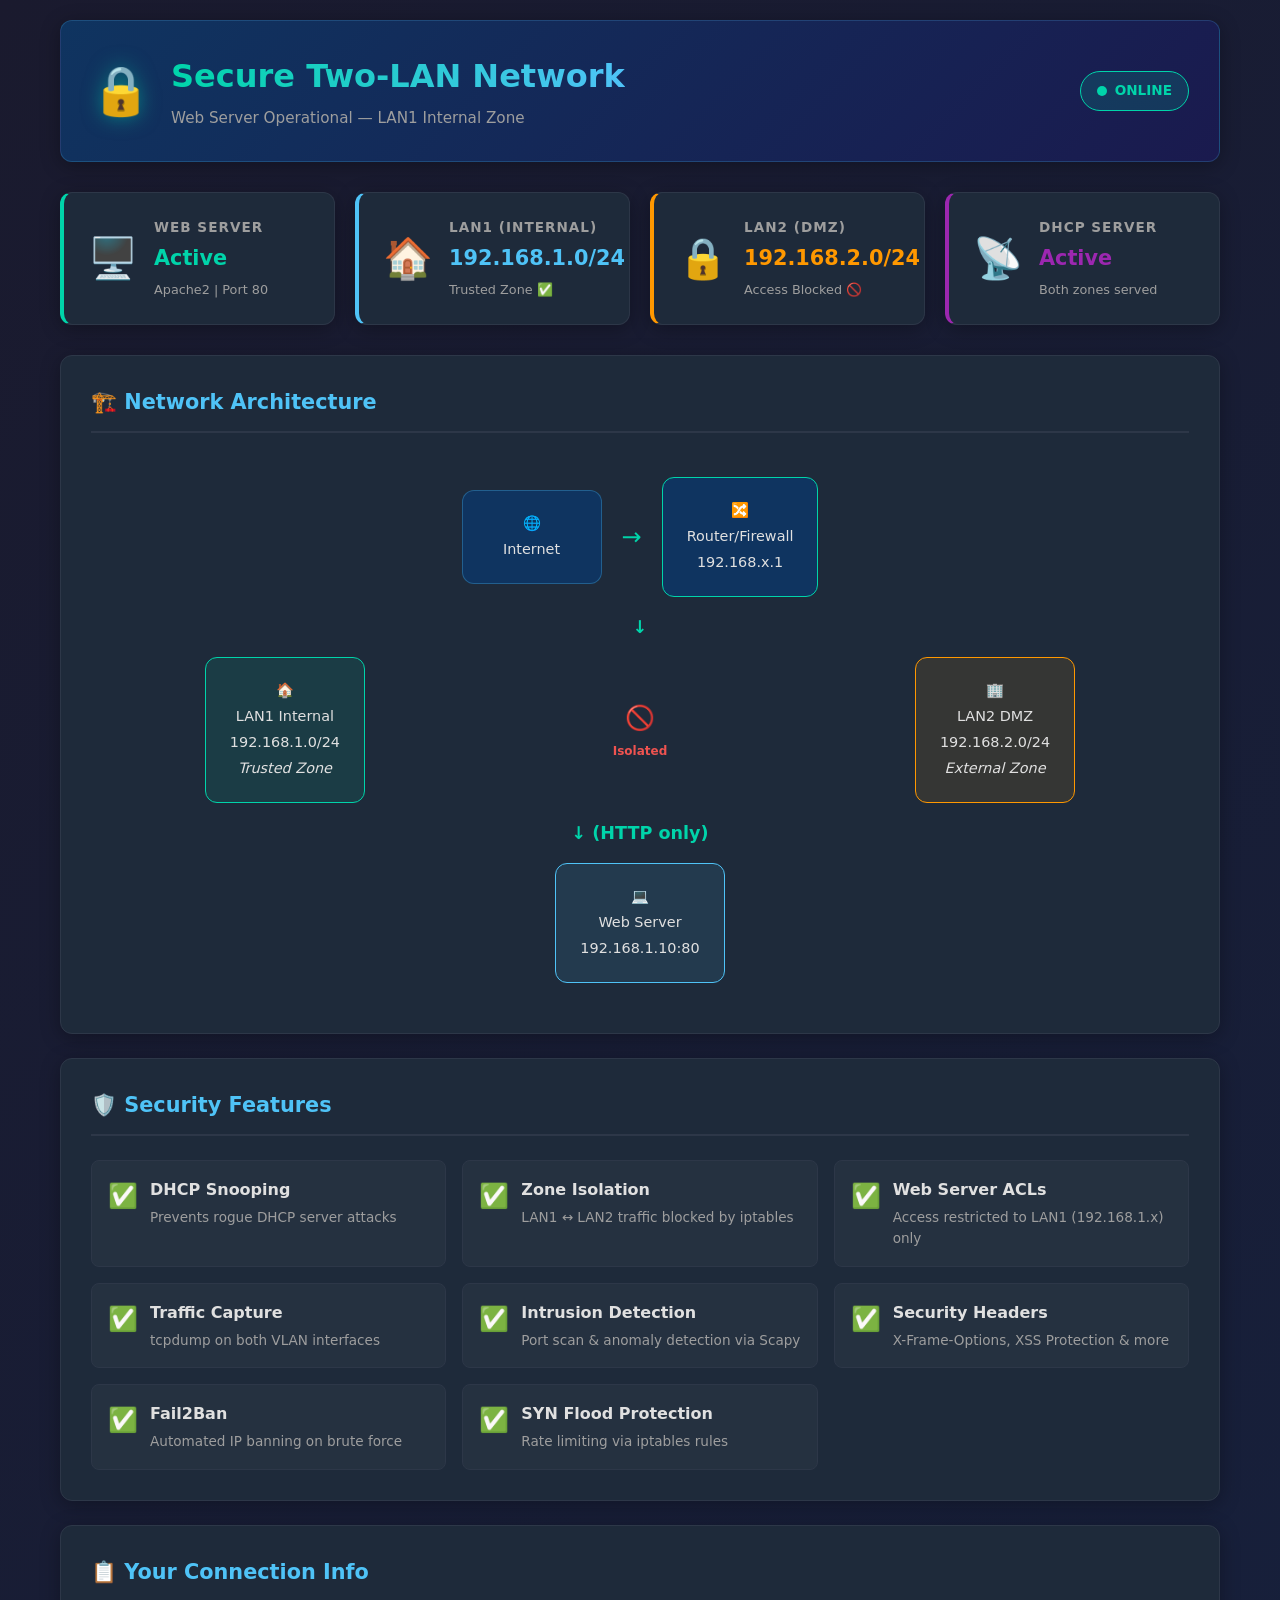
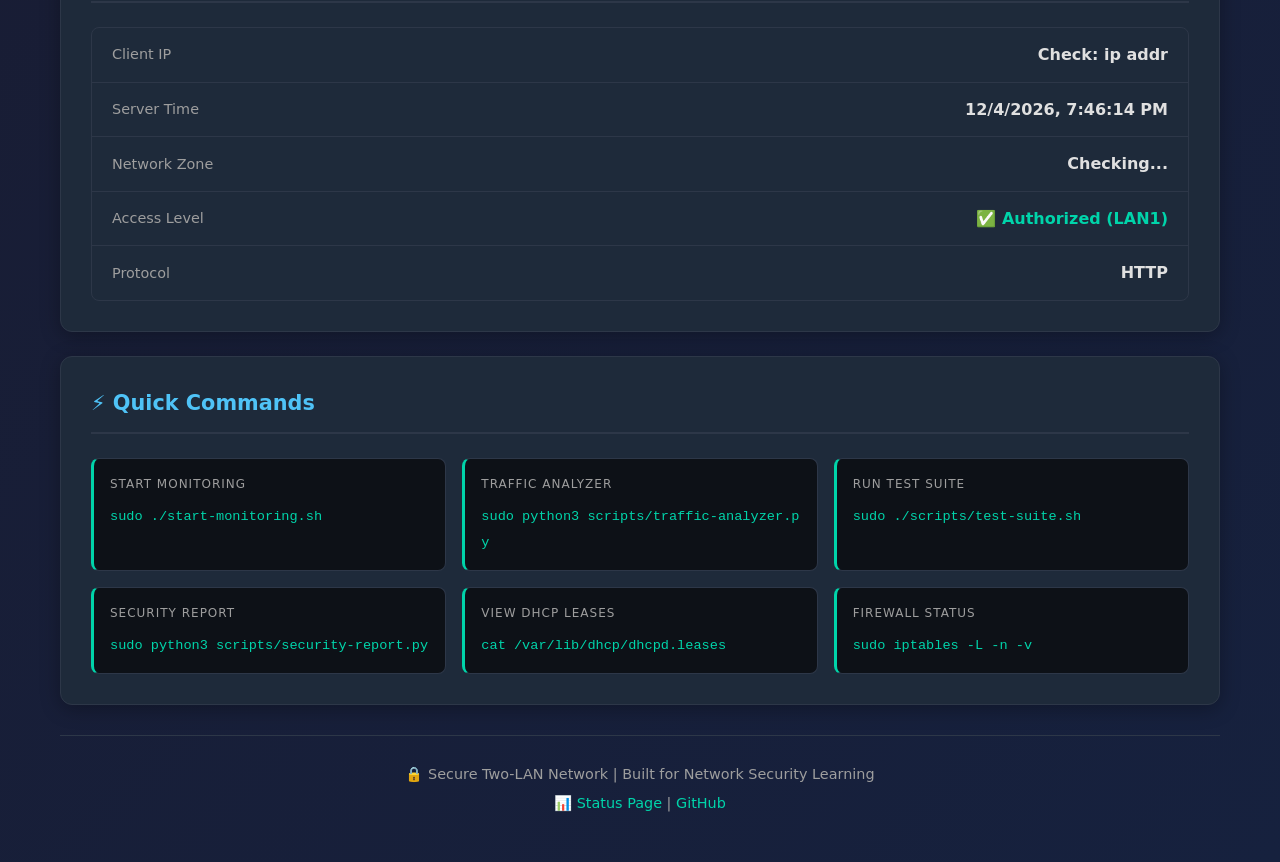
<file: web/index.html>
<!DOCTYPE html>
<html lang="en">
<head>
    <meta charset="UTF-8">
    <meta name="viewport" content="width=device-width, initial-scale=1.0">
    <title>🔒 Secure Two-LAN Network</title>
    <link rel="stylesheet" href="assets/style.css">
</head>
<body>
    <div class="container">
        <header class="header">
            <div class="header-content">
                <div class="logo">🔒</div>
                <div class="header-text">
                    <h1>Secure Two-LAN Network</h1>
                    <p class="subtitle">Web Server Operational — LAN1 Internal Zone</p>
                </div>
                <div class="status-badge">
                    <span class="pulse"></span>ONLINE
                </div>
            </div>
        </header>

        <section class="cards-grid">
            <div class="card card--green">
                <div class="card-icon">🖥️</div>
                <div class="card-content">
                    <h3>Web Server</h3>
                    <p class="card-value">Active</p>
                    <p class="card-detail">Apache2 | Port 80</p>
                </div>
            </div>
            <div class="card card--blue">
                <div class="card-icon">🏠</div>
                <div class="card-content">
                    <h3>LAN1 (Internal)</h3>
                    <p class="card-value">192.168.1.0/24</p>
                    <p class="card-detail">Trusted Zone ✅</p>
                </div>
            </div>
            <div class="card card--orange">
                <div class="card-icon">🔒</div>
                <div class="card-content">
                    <h3>LAN2 (DMZ)</h3>
                    <p class="card-value">192.168.2.0/24</p>
                    <p class="card-detail">Access Blocked 🚫</p>
                </div>
            </div>
            <div class="card card--purple">
                <div class="card-icon">📡</div>
                <div class="card-content">
                    <h3>DHCP Server</h3>
                    <p class="card-value">Active</p>
                    <p class="card-detail">Both zones served</p>
                </div>
            </div>
        </section>

        <section class="section">
            <h2 class="section-title">🏗️ Network Architecture</h2>
            <div class="network-diagram">
                <div class="diagram-row">
                    <div class="net-node internet">🌐<br><span>Internet</span></div>
                    <div class="arrow">→</div>
                    <div class="net-node router">🔀<br><span>Router/Firewall<br>192.168.x.1</span></div>
                </div>
                <div class="diagram-divider">↓</div>
                <div class="diagram-row split">
                    <div class="net-node lan1">🏠<br><span>LAN1 Internal<br>192.168.1.0/24<br><em>Trusted Zone</em></span></div>
                    <div class="blocked-arrow"><span class="block-symbol">🚫</span><span class="block-label">Isolated</span></div>
                    <div class="net-node lan2">🏢<br><span>LAN2 DMZ<br>192.168.2.0/24<br><em>External Zone</em></span></div>
                </div>
                <div class="diagram-divider">↓ (HTTP only)</div>
                <div class="net-node webserver">💻<br><span>Web Server<br>192.168.1.10:80</span></div>
            </div>
        </section>

        <section class="section">
            <h2 class="section-title">🛡️ Security Features</h2>
            <div class="feature-grid">
                <div class="feature"><span class="feature-icon">✅</span><div><strong>DHCP Snooping</strong><p>Prevents rogue DHCP server attacks</p></div></div>
                <div class="feature"><span class="feature-icon">✅</span><div><strong>Zone Isolation</strong><p>LAN1 ↔ LAN2 traffic blocked by iptables</p></div></div>
                <div class="feature"><span class="feature-icon">✅</span><div><strong>Web Server ACLs</strong><p>Access restricted to LAN1 (192.168.1.x) only</p></div></div>
                <div class="feature"><span class="feature-icon">✅</span><div><strong>Traffic Capture</strong><p>tcpdump on both VLAN interfaces</p></div></div>
                <div class="feature"><span class="feature-icon">✅</span><div><strong>Intrusion Detection</strong><p>Port scan & anomaly detection via Scapy</p></div></div>
                <div class="feature"><span class="feature-icon">✅</span><div><strong>Security Headers</strong><p>X-Frame-Options, XSS Protection & more</p></div></div>
                <div class="feature"><span class="feature-icon">✅</span><div><strong>Fail2Ban</strong><p>Automated IP banning on brute force</p></div></div>
                <div class="feature"><span class="feature-icon">✅</span><div><strong>SYN Flood Protection</strong><p>Rate limiting via iptables rules</p></div></div>
            </div>
        </section>

        <section class="section">
            <h2 class="section-title">📋 Your Connection Info</h2>
            <div class="info-table">
                <div class="info-row"><span class="info-label">Client IP</span><span class="info-value" id="clientIp">Detecting...</span></div>
                <div class="info-row"><span class="info-label">Server Time</span><span class="info-value" id="serverTime"></span></div>
                <div class="info-row"><span class="info-label">Network Zone</span><span class="info-value" id="networkZone">Checking...</span></div>
                <div class="info-row"><span class="info-label">Access Level</span><span class="info-value access-granted">✅ Authorized (LAN1)</span></div>
                <div class="info-row"><span class="info-label">Protocol</span><span class="info-value" id="protocol">HTTP</span></div>
            </div>
        </section>

        <section class="section">
            <h2 class="section-title">⚡ Quick Commands</h2>
            <div class="code-grid">
                <div class="code-block"><div class="code-label">Start Monitoring</div><code>sudo ./start-monitoring.sh</code></div>
                <div class="code-block"><div class="code-label">Traffic Analyzer</div><code>sudo python3 scripts/traffic-analyzer.py</code></div>
                <div class="code-block"><div class="code-label">Run Test Suite</div><code>sudo ./scripts/test-suite.sh</code></div>
                <div class="code-block"><div class="code-label">Security Report</div><code>sudo python3 scripts/security-report.py</code></div>
                <div class="code-block"><div class="code-label">View DHCP Leases</div><code>cat /var/lib/dhcp/dhcpd.leases</code></div>
                <div class="code-block"><div class="code-label">Firewall Status</div><code>sudo iptables -L -n -v</code></div>
            </div>
        </section>

        <footer class="footer">
            <p>🔒 Secure Two-LAN Network | Built for Network Security Learning</p>
            <p><a href="status.html">📊 Status Page</a> | <a href="https://github.com/Sakshats993/secure-two-lan-network" target="_blank">GitHub</a></p>
        </footer>
    </div>

    <script>
        document.getElementById('serverTime').textContent = new Date().toLocaleString();
        document.getElementById('protocol').textContent = location.protocol === 'https:' ? 'HTTPS' : 'HTTP';

        function detectZone(ip) {
            if (ip.startsWith('192.168.1.')) return '🟢 LAN1 — Internal (Trusted)';
            if (ip.startsWith('192.168.2.')) return '🔴 LAN2 — DMZ (Restricted)';
            if (ip === '127.0.0.1' || ip === '::1') return '🟡 Localhost';
            return '❓ Unknown Zone';
        }

        try {
            const pc = new RTCPeerConnection({ iceServers: [] });
            pc.createDataChannel('');
            pc.createOffer().then(o => pc.setLocalDescription(o));
            pc.onicecandidate = (ice) => {
                if (!ice?.candidate?.candidate) return;
                const ip = ice.candidate.candidate.split(' ')[4];
                if (ip?.includes('.')) {
                    document.getElementById('clientIp').textContent = ip;
                    document.getElementById('networkZone').textContent = detectZone(ip);
                }
                pc.close();
            };
        } catch (e) {
            document.getElementById('clientIp').textContent = 'Check: ip addr';
        }
    </script>
</body>
</html>
</file>
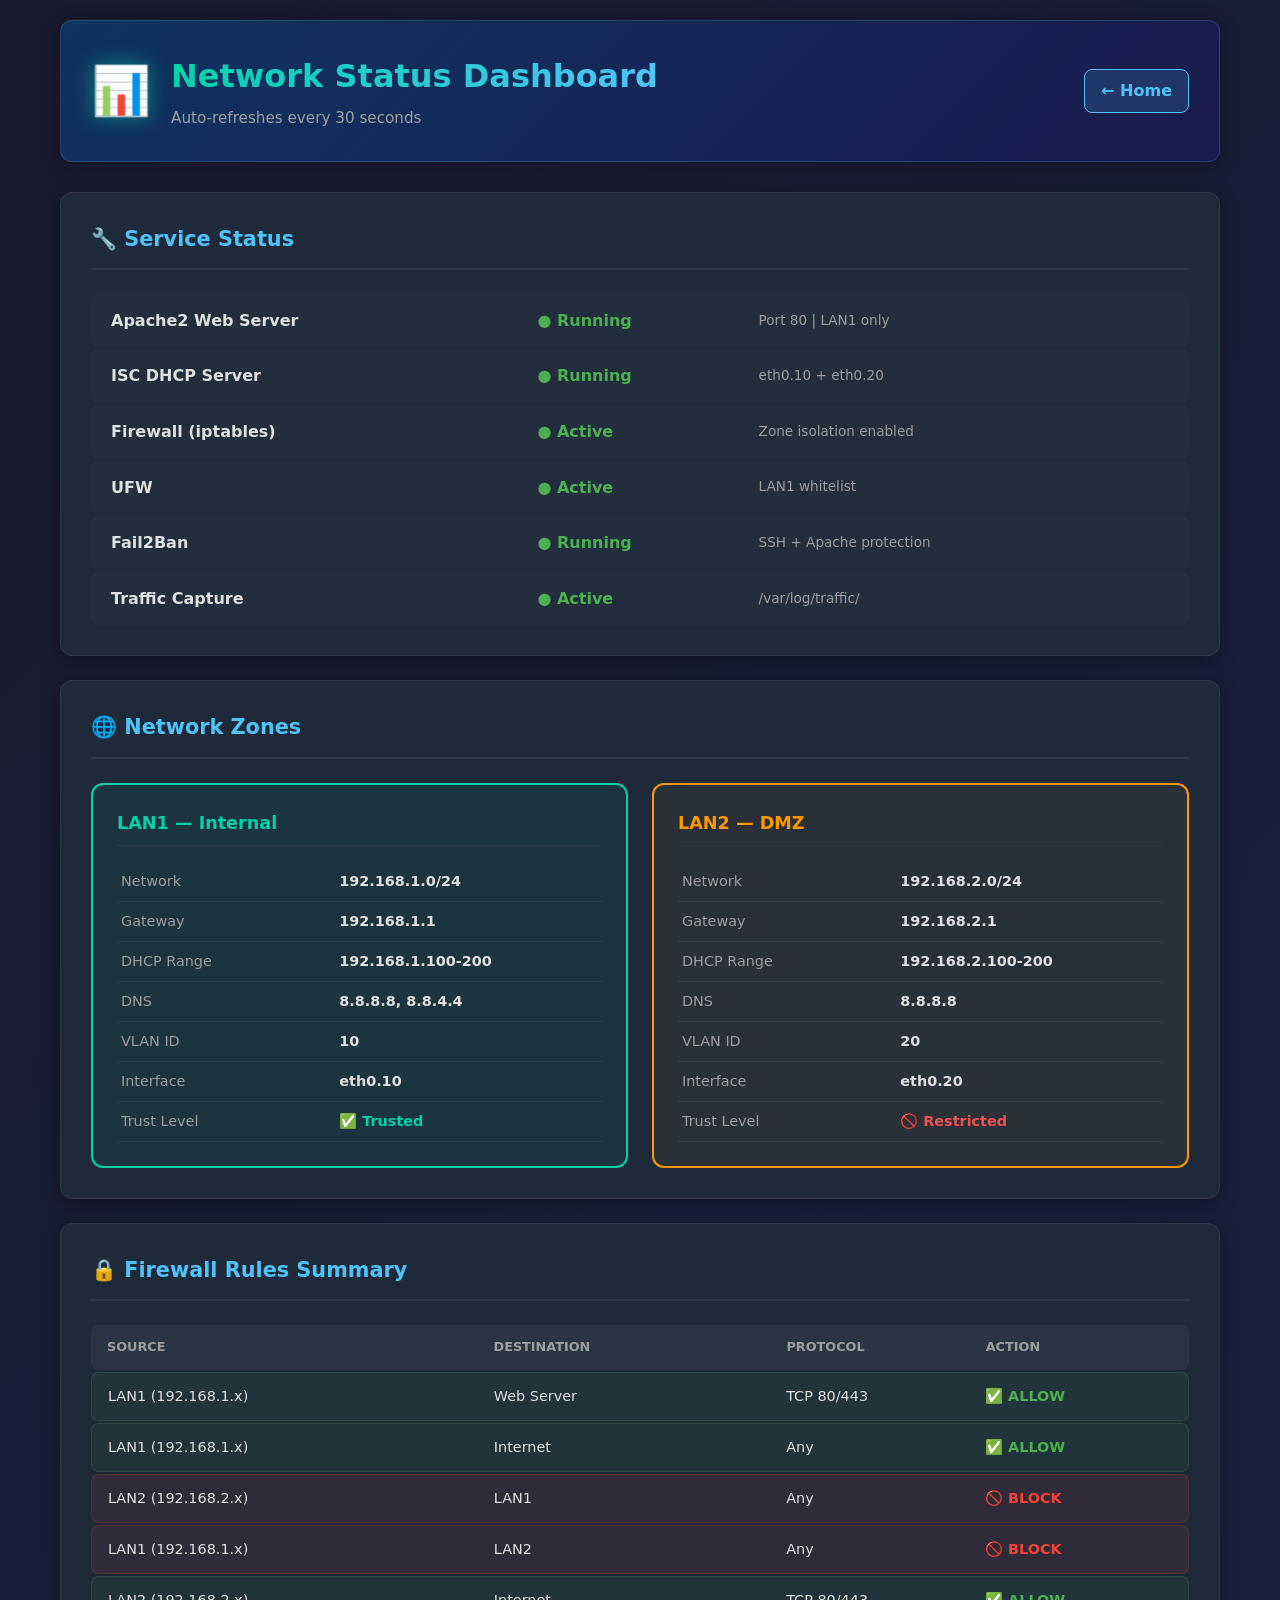
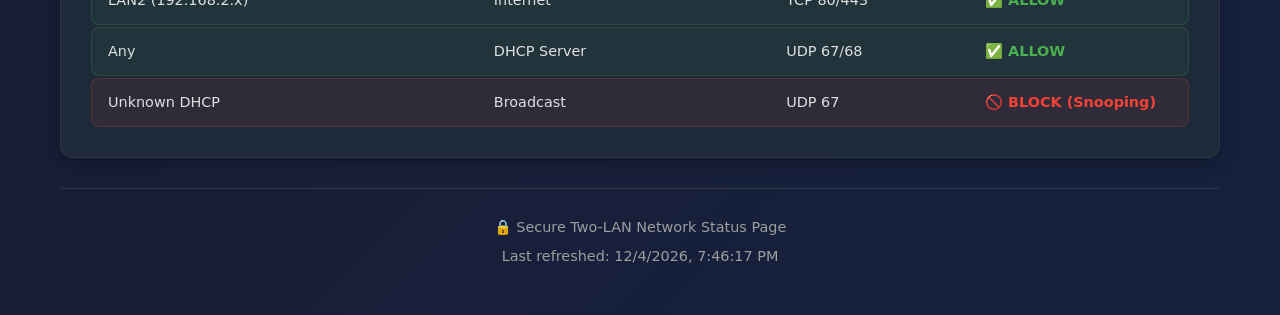
<file: web/status.html>
<!DOCTYPE html>
<html lang="en">
<head>
    <meta charset="UTF-8">
    <meta name="viewport" content="width=device-width, initial-scale=1.0">
    <title>Network Status | Secure Two-LAN</title>
    <link rel="stylesheet" href="assets/style.css">
    <meta http-equiv="refresh" content="30">
</head>
<body>
    <div class="container">
        <header class="header">
            <div class="header-content">
                <div class="logo">📊</div>
                <div class="header-text">
                    <h1>Network Status Dashboard</h1>
                    <p class="subtitle">Auto-refreshes every 30 seconds</p>
                </div>
                <a href="index.html" class="back-btn">← Home</a>
            </div>
        </header>

        <section class="section">
            <h2 class="section-title">🔧 Service Status</h2>
            <div class="status-table">
                <div class="status-row"><span class="service-name">Apache2 Web Server</span><span class="service-status status-ok">● Running</span><span class="service-detail">Port 80 | LAN1 only</span></div>
                <div class="status-row"><span class="service-name">ISC DHCP Server</span><span class="service-status status-ok">● Running</span><span class="service-detail">eth0.10 + eth0.20</span></div>
                <div class="status-row"><span class="service-name">Firewall (iptables)</span><span class="service-status status-ok">● Active</span><span class="service-detail">Zone isolation enabled</span></div>
                <div class="status-row"><span class="service-name">UFW</span><span class="service-status status-ok">● Active</span><span class="service-detail">LAN1 whitelist</span></div>
                <div class="status-row"><span class="service-name">Fail2Ban</span><span class="service-status status-ok">● Running</span><span class="service-detail">SSH + Apache protection</span></div>
                <div class="status-row"><span class="service-name">Traffic Capture</span><span class="service-status status-ok">● Active</span><span class="service-detail">/var/log/traffic/</span></div>
            </div>
        </section>

        <section class="section">
            <h2 class="section-title">🌐 Network Zones</h2>
            <div class="zone-grid">
                <div class="zone-card zone-lan1">
                    <h3>LAN1 — Internal</h3>
                    <table class="zone-table">
                        <tr><td>Network</td><td>192.168.1.0/24</td></tr>
                        <tr><td>Gateway</td><td>192.168.1.1</td></tr>
                        <tr><td>DHCP Range</td><td>192.168.1.100-200</td></tr>
                        <tr><td>DNS</td><td>8.8.8.8, 8.8.4.4</td></tr>
                        <tr><td>VLAN ID</td><td>10</td></tr>
                        <tr><td>Interface</td><td>eth0.10</td></tr>
                        <tr><td>Trust Level</td><td class="trusted">✅ Trusted</td></tr>
                    </table>
                </div>
                <div class="zone-card zone-lan2">
                    <h3>LAN2 — DMZ</h3>
                    <table class="zone-table">
                        <tr><td>Network</td><td>192.168.2.0/24</td></tr>
                        <tr><td>Gateway</td><td>192.168.2.1</td></tr>
                        <tr><td>DHCP Range</td><td>192.168.2.100-200</td></tr>
                        <tr><td>DNS</td><td>8.8.8.8</td></tr>
                        <tr><td>VLAN ID</td><td>20</td></tr>
                        <tr><td>Interface</td><td>eth0.20</td></tr>
                        <tr><td>Trust Level</td><td class="restricted">🚫 Restricted</td></tr>
                    </table>
                </div>
            </div>
        </section>

        <section class="section">
            <h2 class="section-title">🔒 Firewall Rules Summary</h2>
            <div class="rules-table">
                <div class="rule-header"><span>Source</span><span>Destination</span><span>Protocol</span><span>Action</span></div>
                <div class="rule-row allow"><span>LAN1 (192.168.1.x)</span><span>Web Server</span><span>TCP 80/443</span><span>✅ ALLOW</span></div>
                <div class="rule-row allow"><span>LAN1 (192.168.1.x)</span><span>Internet</span><span>Any</span><span>✅ ALLOW</span></div>
                <div class="rule-row deny"><span>LAN2 (192.168.2.x)</span><span>LAN1</span><span>Any</span><span>🚫 BLOCK</span></div>
                <div class="rule-row deny"><span>LAN1 (192.168.1.x)</span><span>LAN2</span><span>Any</span><span>🚫 BLOCK</span></div>
                <div class="rule-row allow"><span>LAN2 (192.168.2.x)</span><span>Internet</span><span>TCP 80/443</span><span>✅ ALLOW</span></div>
                <div class="rule-row allow"><span>Any</span><span>DHCP Server</span><span>UDP 67/68</span><span>✅ ALLOW</span></div>
                <div class="rule-row deny"><span>Unknown DHCP</span><span>Broadcast</span><span>UDP 67</span><span>🚫 BLOCK (Snooping)</span></div>
            </div>
        </section>

        <footer class="footer">
            <p>🔒 Secure Two-LAN Network Status Page</p>
            <p>Last refreshed: <span id="lastRefresh"></span></p>
        </footer>
    </div>
    <script>document.getElementById('lastRefresh').textContent = new Date().toLocaleString();</script>
</body>
</html>
</file>
<file: web/assets/style.css>
/* =============================================================================
   Secure Two-LAN Network - Web Interface Stylesheet
   ============================================================================= */

:root {
    --primary: #1a1a2e;
    --secondary: #16213e;
    --accent: #0f3460;
    --green: #00d4aa;
    --blue: #4fc3f7;
    --orange: #ff9800;
    --purple: #9c27b0;
    --red: #ef5350;
    --text: #e0e0e0;
    --text-dim: #9e9e9e;
    --border: #2d3748;
    --card-bg: #1e2a3a;
    --success: #4caf50;
    --warning: #ff9800;
    --danger: #f44336;
    --radius: 12px;
    --radius-sm: 8px;
    --shadow: 0 4px 20px rgba(0,0,0,0.3);
    --transition: all 0.3s ease;
}

*, *::before, *::after { box-sizing: border-box; margin: 0; padding: 0; }

body {
    font-family: 'Segoe UI', system-ui, -apple-system, sans-serif;
    background: linear-gradient(135deg, var(--primary) 0%, var(--secondary) 100%);
    color: var(--text);
    min-height: 100vh;
    line-height: 1.6;
}

a { color: var(--green); text-decoration: none; transition: var(--transition); }
a:hover { opacity: 0.8; }

.container { max-width: 1200px; margin: 0 auto; padding: 20px; }

/* ─── Header ────────────────────────────────────────────────────────────────── */
.header {
    background: linear-gradient(135deg, var(--accent), #1a1a4e);
    border-radius: var(--radius);
    padding: 30px;
    margin-bottom: 30px;
    border: 1px solid rgba(79,195,247,0.2);
    box-shadow: var(--shadow);
}

.header-content { display: flex; align-items: center; gap: 20px; flex-wrap: wrap; }
.logo { font-size: 3rem; filter: drop-shadow(0 0 10px rgba(0,212,170,0.5)); }

.header-text h1 {
    font-size: 2rem;
    font-weight: 700;
    background: linear-gradient(90deg, var(--green), var(--blue));
    -webkit-background-clip: text;
    -webkit-text-fill-color: transparent;
    background-clip: text;
}

.subtitle { color: var(--text-dim); font-size: 0.95rem; margin-top: 4px; }

.status-badge {
    margin-left: auto;
    display: flex;
    align-items: center;
    gap: 8px;
    background: rgba(0,212,170,0.15);
    border: 1px solid var(--green);
    padding: 8px 16px;
    border-radius: 20px;
    font-weight: 700;
    font-size: 0.85rem;
    color: var(--green);
}

.pulse {
    width: 10px; height: 10px;
    background: var(--green);
    border-radius: 50%;
    animation: pulse 2s infinite;
}

@keyframes pulse {
    0%, 100% { opacity: 1; transform: scale(1); }
    50% { opacity: 0.5; transform: scale(0.8); }
}

.back-btn {
    margin-left: auto;
    background: rgba(79,195,247,0.15);
    border: 1px solid var(--blue);
    padding: 8px 16px;
    border-radius: var(--radius-sm);
    color: var(--blue);
    font-weight: 600;
}
.back-btn:hover { background: rgba(79,195,247,0.3); opacity: 1; }

/* ─── Cards ─────────────────────────────────────────────────────────────────── */
.cards-grid {
    display: grid;
    grid-template-columns: repeat(auto-fit, minmax(220px, 1fr));
    gap: 20px;
    margin-bottom: 30px;
}

.card {
    background: var(--card-bg);
    border-radius: var(--radius);
    padding: 24px;
    display: flex;
    align-items: center;
    gap: 16px;
    border: 1px solid var(--border);
    box-shadow: var(--shadow);
    transition: var(--transition);
}
.card:hover { transform: translateY(-3px); box-shadow: 0 8px 30px rgba(0,0,0,0.4); }
.card-icon { font-size: 2.5rem; flex-shrink: 0; }
.card-content h3 { font-size: 0.85rem; color: var(--text-dim); text-transform: uppercase; letter-spacing: 1px; margin-bottom: 4px; }
.card-value { font-size: 1.3rem; font-weight: 700; margin-bottom: 4px; }
.card-detail { font-size: 0.8rem; color: var(--text-dim); }

.card--green { border-left: 4px solid var(--green); }
.card--blue  { border-left: 4px solid var(--blue); }
.card--orange{ border-left: 4px solid var(--orange); }
.card--purple{ border-left: 4px solid var(--purple); }
.card--green .card-value { color: var(--green); }
.card--blue  .card-value { color: var(--blue); }
.card--orange .card-value { color: var(--orange); }
.card--purple .card-value { color: var(--purple); }

/* ─── Section ───────────────────────────────────────────────────────────────── */
.section {
    background: var(--card-bg);
    border-radius: var(--radius);
    padding: 30px;
    margin-bottom: 24px;
    border: 1px solid var(--border);
    box-shadow: var(--shadow);
}
.section-title { font-size: 1.3rem; font-weight: 700; margin-bottom: 24px; padding-bottom: 12px; border-bottom: 2px solid var(--border); color: var(--blue); }

/* ─── Network Diagram ───────────────────────────────────────────────────────── */
.network-diagram { display: flex; flex-direction: column; align-items: center; gap: 16px; padding: 20px 0; }
.diagram-row { display: flex; align-items: center; gap: 20px; flex-wrap: wrap; justify-content: center; }
.diagram-row.split { width: 100%; justify-content: space-around; }

.net-node {
    background: var(--accent);
    border-radius: var(--radius);
    padding: 20px 24px;
    text-align: center;
    font-size: 0.9rem;
    border: 1px solid rgba(79,195,247,0.3);
    min-width: 140px;
    line-height: 1.8;
    transition: var(--transition);
}
.net-node:hover { border-color: var(--blue); transform: scale(1.02); }
.net-node.lan1 { background: rgba(0,212,170,0.1); border-color: var(--green); }
.net-node.lan2 { background: rgba(255,152,0,0.1); border-color: var(--orange); }
.net-node.webserver { background: rgba(79,195,247,0.1); border-color: var(--blue); }
.net-node.router { border-color: var(--green); }

.arrow { font-size: 1.5rem; color: var(--green); }
.diagram-divider { color: var(--green); font-size: 1.1rem; font-weight: 600; }
.blocked-arrow { display: flex; flex-direction: column; align-items: center; gap: 4px; }
.block-symbol { font-size: 1.5rem; }
.block-label { font-size: 0.75rem; color: var(--red); font-weight: 700; }

/* ─── Features ──────────────────────────────────────────────────────────────── */
.feature-grid { display: grid; grid-template-columns: repeat(auto-fit, minmax(280px, 1fr)); gap: 16px; }

.feature {
    display: flex;
    align-items: flex-start;
    gap: 12px;
    padding: 16px;
    background: rgba(255,255,255,0.03);
    border-radius: var(--radius-sm);
    border: 1px solid var(--border);
    transition: var(--transition);
}
.feature:hover { background: rgba(255,255,255,0.06); border-color: var(--green); }
.feature-icon { font-size: 1.5rem; flex-shrink: 0; }
.feature strong { display: block; color: var(--text); margin-bottom: 4px; }
.feature p { font-size: 0.85rem; color: var(--text-dim); }

/* ─── Info Table ────────────────────────────────────────────────────────────── */
.info-table { display: flex; flex-direction: column; border-radius: var(--radius-sm); overflow: hidden; border: 1px solid var(--border); }
.info-row { display: flex; justify-content: space-between; align-items: center; padding: 14px 20px; border-bottom: 1px solid var(--border); transition: var(--transition); }
.info-row:last-child { border-bottom: none; }
.info-row:hover { background: rgba(255,255,255,0.03); }
.info-label { color: var(--text-dim); font-size: 0.9rem; }
.info-value { font-weight: 600; }
.access-granted { color: var(--green); }

/* ─── Code Grid ─────────────────────────────────────────────────────────────── */
.code-grid { display: grid; grid-template-columns: repeat(auto-fit, minmax(300px, 1fr)); gap: 16px; }
.code-block { background: #0d1117; border-radius: var(--radius-sm); padding: 16px; border: 1px solid var(--border); border-left: 3px solid var(--green); }
.code-label { font-size: 0.75rem; color: var(--text-dim); text-transform: uppercase; letter-spacing: 1px; margin-bottom: 8px; }
code { font-family: 'Courier New', monospace; font-size: 0.85rem; color: var(--green); word-break: break-all; }

/* ─── Status Table (status.html) ────────────────────────────────────────────── */
.status-table { display: flex; flex-direction: column; gap: 2px; }
.status-row { display: grid; grid-template-columns: 2fr 1fr 2fr; gap: 16px; padding: 14px 20px; background: rgba(255,255,255,0.02); border-radius: var(--radius-sm); align-items: center; transition: var(--transition); }
.status-row:hover { background: rgba(255,255,255,0.05); }
.service-name { font-weight: 600; }
.service-status { font-weight: 700; }
.status-ok { color: var(--success); }
.status-warn { color: var(--warning); }
.status-err { color: var(--danger); }
.service-detail { font-size: 0.85rem; color: var(--text-dim); }

/* ─── Zone Grid ─────────────────────────────────────────────────────────────── */
.zone-grid { display: grid; grid-template-columns: repeat(auto-fit, minmax(280px, 1fr)); gap: 24px; }
.zone-card { border-radius: var(--radius); padding: 24px; border: 2px solid var(--border); }
.zone-card h3 { font-size: 1.1rem; font-weight: 700; margin-bottom: 16px; padding-bottom: 8px; border-bottom: 1px solid var(--border); }
.zone-lan1 { border-color: var(--green); background: rgba(0,212,170,0.05); }
.zone-lan1 h3 { color: var(--green); }
.zone-lan2 { border-color: var(--orange); background: rgba(255,152,0,0.05); }
.zone-lan2 h3 { color: var(--orange); }
.zone-table { width: 100%; border-collapse: collapse; font-size: 0.9rem; }
.zone-table td { padding: 8px 4px; border-bottom: 1px solid rgba(255,255,255,0.05); }
.zone-table td:first-child { color: var(--text-dim); width: 45%; }
.zone-table td:last-child { font-weight: 600; }
.trusted { color: var(--green); }
.restricted { color: var(--red); }

/* ─── Rules Table ───────────────────────────────────────────────────────────── */
.rules-table { display: flex; flex-direction: column; gap: 2px; }
.rule-header, .rule-row { display: grid; grid-template-columns: 2fr 1.5fr 1fr 1fr; gap: 12px; padding: 12px 16px; border-radius: var(--radius-sm); font-size: 0.9rem; align-items: center; }
.rule-header { background: rgba(255,255,255,0.05); font-weight: 700; color: var(--text-dim); font-size: 0.8rem; text-transform: uppercase; }
.rule-row.allow { background: rgba(76,175,80,0.08); border: 1px solid rgba(76,175,80,0.2); }
.rule-row.deny  { background: rgba(244,67,54,0.08);  border: 1px solid rgba(244,67,54,0.2); }
.rule-row.allow span:last-child { color: var(--success); font-weight: 700; }
.rule-row.deny  span:last-child { color: var(--danger); font-weight: 700; }

/* ─── Footer ────────────────────────────────────────────────────────────────── */
.footer { text-align: center; padding: 24px; color: var(--text-dim); font-size: 0.9rem; border-top: 1px solid var(--border); margin-top: 30px; line-height: 2; }

/* ─── Responsive ────────────────────────────────────────────────────────────── */
@media (max-width: 768px) {
    .header-content { flex-direction: column; text-align: center; }
    .header-text h1 { font-size: 1.5rem; }
    .status-badge { margin-left: 0; }
    .cards-grid { grid-template-columns: repeat(2, 1fr); }
    .status-row { grid-template-columns: 1fr; gap: 4px; }
    .rule-header, .rule-row { grid-template-columns: 1fr 1fr; }
    .net-node { min-width: 110px; padding: 14px; }
}

@media (max-width: 480px) {
    .container { padding: 12px; }
    .cards-grid { grid-template-columns: 1fr; }
    .code-grid { grid-template-columns: 1fr; }
    .feature-grid { grid-template-columns: 1fr; }
}
</file>
